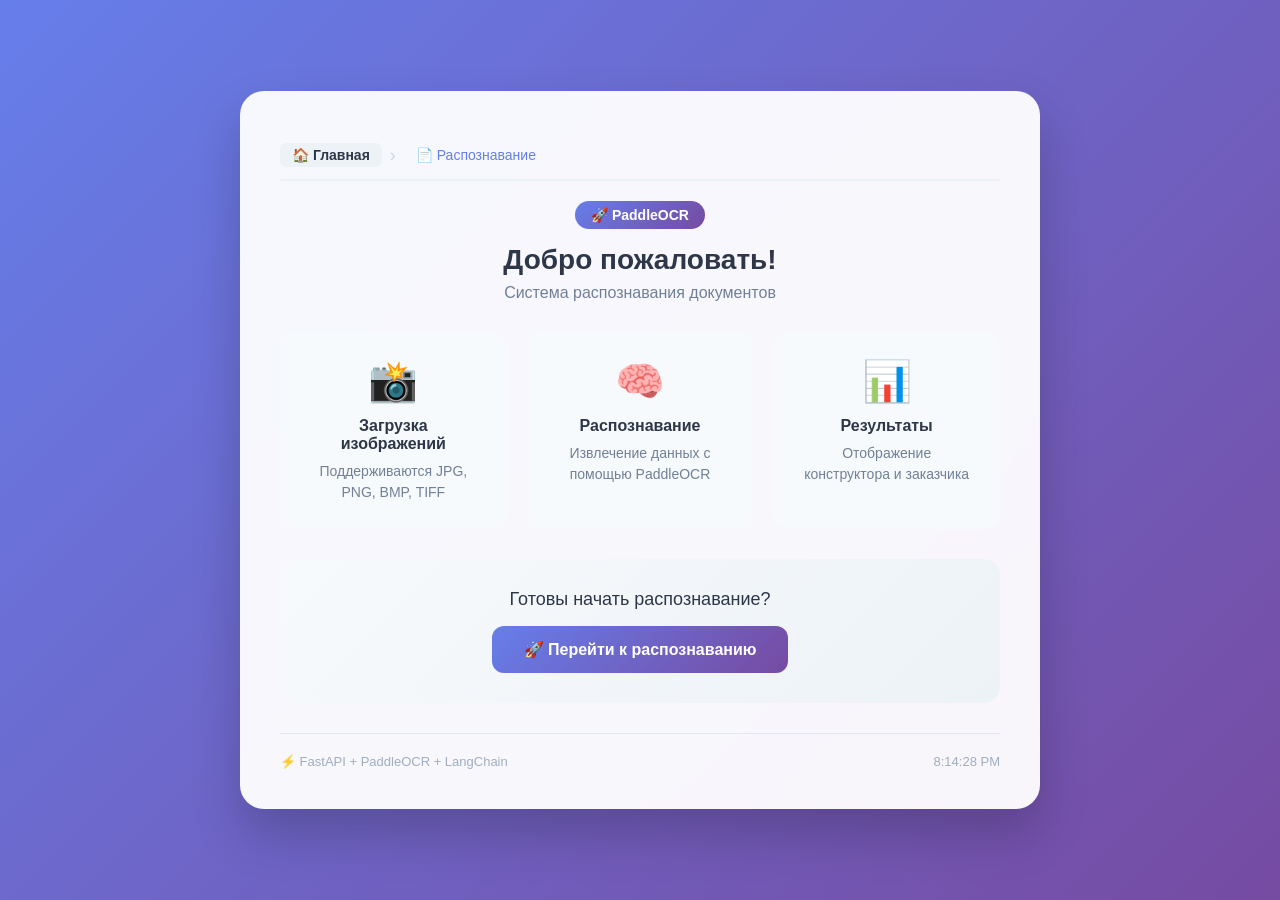
<file: static/index.html>
<!DOCTYPE html>
<html lang="ru">
<head>
    <meta charset="UTF-8">
    <meta name="viewport" content="width=device-width, initial-scale=1.0">
    <title>PaddleOCR - Главная</title>
    <link rel="stylesheet" href="/static/style.css">
</head>
<body>
    <div class="container">
        <div class="glass-card">
            <!-- Навигация -->
            <nav class="breadcrumb">
                <span class="breadcrumb-item active">🏠 Главная</span>
                <span class="breadcrumb-separator">›</span>
                <a href="/recognize" class="breadcrumb-item">📄 Распознавание</a>
            </nav>

            <!-- Заголовок -->
            <div class="header">
                <div class="badge">🚀 PaddleOCR</div>
                <h1>Добро пожаловать!</h1>
                <p class="subtitle">Система распознавания документов</p>
            </div>

            <!-- Контент -->
            <div class="content">
                <div class="feature-grid">
                    <div class="feature-card">
                        <div class="feature-icon">📸</div>
                        <h3>Загрузка изображений</h3>
                        <p>Поддерживаются JPG, PNG, BMP, TIFF</p>
                    </div>
                    
                    <div class="feature-card">
                        <div class="feature-icon">🧠</div>
                        <h3>Распознавание</h3>
                        <p>Извлечение данных с помощью PaddleOCR</p>
                    </div>
                    
                    <div class="feature-card">
                        <div class="feature-icon">📊</div>
                        <h3>Результаты</h3>
                        <p>Отображение конструктора и заказчика</p>
                    </div>
                </div>

                <div class="cta-section">
                    <p>Готовы начать распознавание?</p>
                    <a href="/recognize" class="btn-primary-link">
                        <span>🚀</span> Перейти к распознаванию
                    </a>
                </div>
            </div>

            <!-- Футер -->
            <div class="footer">
                <span>⚡ FastAPI + PaddleOCR + LangChain</span>
                <span id="timestamp"></span>
            </div>
        </div>
    </div>

    <script src="/static/script.js"></script>
</body>
</html>
</file>
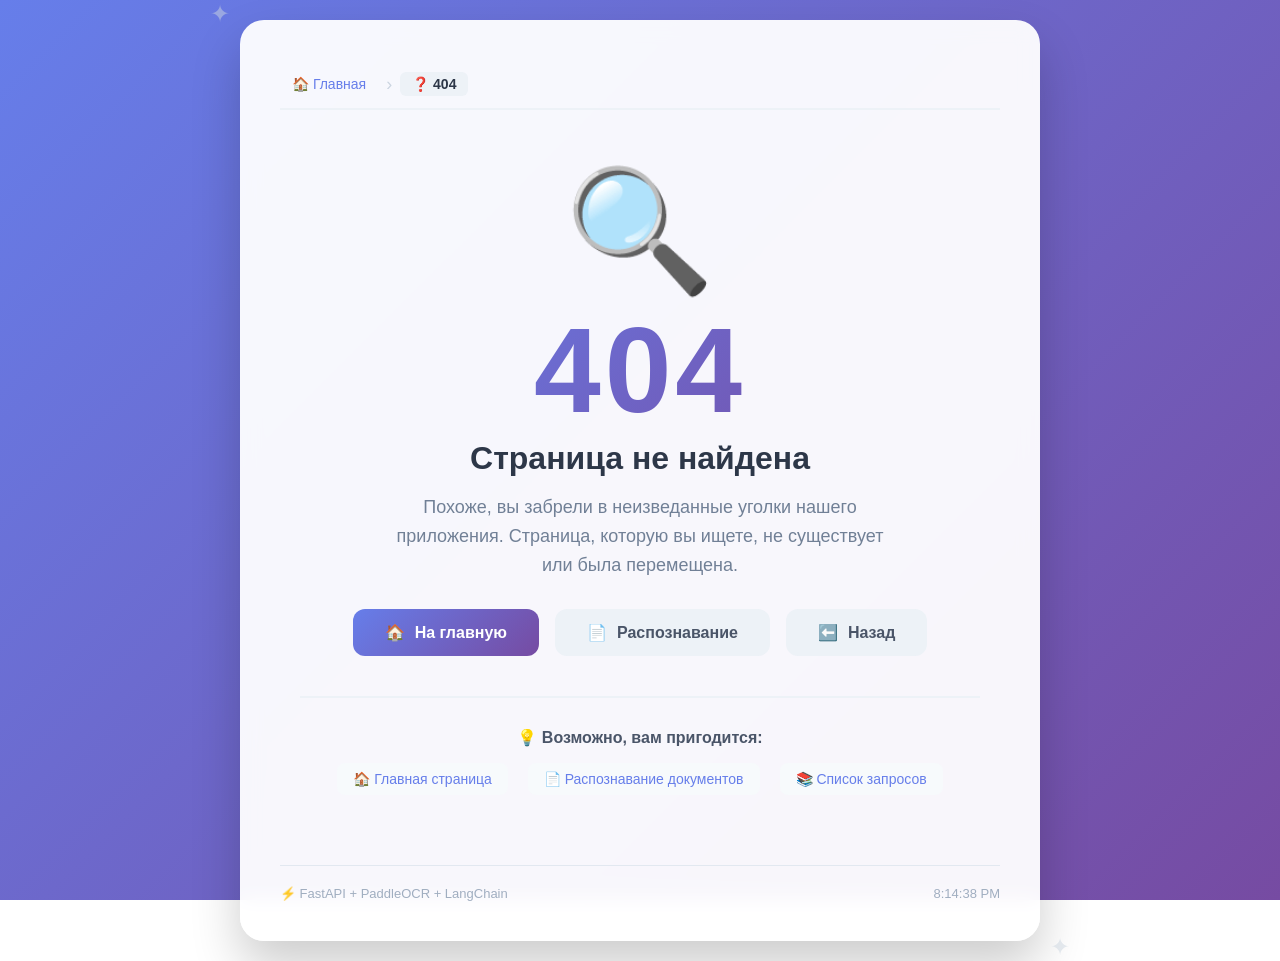
<file: static/error404.html>
<!DOCTYPE html>
<html lang="ru">
<head>
    <meta charset="UTF-8">
    <meta name="viewport" content="width=device-width, initial-scale=1.0">
    <title>404 - Страница не найдена</title>
    <link rel="stylesheet" href="/static/style.css">
    <style>
        /* Дополнительные стили для 404 страницы */
        .error-404-container {
            text-align: center;
            padding: 40px 20px;
        }

        .error-404-icon {
            font-size: 120px;
            line-height: 1;
            margin-bottom: 20px;
            animation: float 3s ease-in-out infinite;
        }

        @keyframes float {
            0%, 100% {
                transform: translateY(0px);
            }
            50% {
                transform: translateY(-20px);
            }
        }

        .error-404-code {
            font-size: 120px;
            font-weight: 800;
            background: linear-gradient(135deg, #667eea 0%, #764ba2 100%);
            -webkit-background-clip: text;
            -webkit-text-fill-color: transparent;
            background-clip: text;
            line-height: 1;
            margin-bottom: 10px;
            letter-spacing: 4px;
        }

        .error-404-title {
            font-size: 32px;
            color: #2d3748;
            margin-bottom: 16px;
            font-weight: 700;
        }

        .error-404-description {
            font-size: 18px;
            color: #718096;
            max-width: 500px;
            margin: 0 auto 30px;
            line-height: 1.6;
        }

        .error-404-actions {
            display: flex;
            gap: 16px;
            justify-content: center;
            flex-wrap: wrap;
        }

        .btn-404-primary {
            display: inline-flex;
            align-items: center;
            gap: 10px;
            padding: 14px 32px;
            background: linear-gradient(135deg, #667eea 0%, #764ba2 100%);
            color: white;
            text-decoration: none;
            border-radius: 12px;
            font-size: 16px;
            font-weight: 600;
            transition: all 0.3s ease;
            border: none;
            cursor: pointer;
        }

        .btn-404-primary:hover {
            transform: translateY(-3px);
            box-shadow: 0 10px 30px rgba(102, 126, 234, 0.4);
        }

        .btn-404-secondary {
            display: inline-flex;
            align-items: center;
            gap: 10px;
            padding: 14px 32px;
            background: #edf2f7;
            color: #4a5568;
            text-decoration: none;
            border-radius: 12px;
            font-size: 16px;
            font-weight: 600;
            transition: all 0.3s ease;
            border: none;
            cursor: pointer;
        }

        .btn-404-secondary:hover {
            background: #e2e8f0;
            transform: translateY(-3px);
        }

        .error-404-suggestions {
            margin-top: 40px;
            padding-top: 30px;
            border-top: 2px solid #edf2f7;
        }

        .error-404-suggestions h3 {
            color: #4a5568;
            font-size: 16px;
            margin-bottom: 16px;
            font-weight: 600;
        }

        .suggestion-links {
            display: flex;
            gap: 20px;
            justify-content: center;
            flex-wrap: wrap;
        }

        .suggestion-link {
            color: #667eea;
            text-decoration: none;
            font-size: 14px;
            font-weight: 500;
            padding: 8px 16px;
            border-radius: 8px;
            transition: all 0.2s ease;
            background: #f7fafc;
        }

        .suggestion-link:hover {
            background: #ebf0ff;
            transform: translateY(-2px);
        }

        .error-404-decorations {
            position: relative;
        }

        .error-404-decorations::before {
            content: '✦';
            position: absolute;
            top: -20px;
            left: -30px;
            font-size: 24px;
            color: #cbd5e0;
            opacity: 0.5;
        }

        .error-404-decorations::after {
            content: '✦';
            position: absolute;
            bottom: -20px;
            right: -30px;
            font-size: 24px;
            color: #cbd5e0;
            opacity: 0.5;
        }

        @media (max-width: 600px) {
            .error-404-code {
                font-size: 80px;
            }

            .error-404-icon {
                font-size: 80px;
            }

            .error-404-title {
                font-size: 24px;
            }

            .error-404-description {
                font-size: 16px;
                padding: 0 10px;
            }

            .error-404-actions {
                flex-direction: column;
                align-items: center;
            }

            .btn-404-primary,
            .btn-404-secondary {
                width: 100%;
                justify-content: center;
            }

            .suggestion-links {
                flex-direction: column;
                align-items: center;
                gap: 10px;
            }

            .suggestion-link {
                width: 100%;
                text-align: center;
            }
        }

        /* Адаптация под тёмную тему */
        @media (prefers-color-scheme: dark) {
            .error-404-title {
                color: #e2e8f0;
            }

            .error-404-description {
                color: #a0aec0;
            }

            .btn-404-secondary {
                background: #2d3748;
                color: #e2e8f0;
            }

            .btn-404-secondary:hover {
                background: #4a5568;
            }

            .suggestion-link {
                background: #2d3748;
                color: #90cdf4;
            }

            .suggestion-link:hover {
                background: #4a5568;
            }

            .error-404-suggestions {
                border-top-color: #2d3748;
            }

            .error-404-suggestions h3 {
                color: #a0aec0;
            }
        }
    </style>
</head>
<body>
    <div class="container">
        <div class="glass-card error-404-decorations">
            <!-- Навигация -->
            <nav class="breadcrumb">
                <a href="/" class="breadcrumb-item">🏠 Главная</a>
                <span class="breadcrumb-separator">›</span>
                <span class="breadcrumb-item active">❓ 404</span>
            </nav>

            <div class="error-404-container">
                <!-- Иконка -->
                <div class="error-404-icon">🔍</div>

                <!-- Код ошибки -->
                <div class="error-404-code">404</div>

                <!-- Заголовок -->
                <h1 class="error-404-title">Страница не найдена</h1>

                <!-- Описание -->
                <p class="error-404-description">
                    Похоже, вы забрели в неизведанные уголки нашего приложения.
                    Страница, которую вы ищете, не существует или была перемещена.
                </p>

                <!-- Действия -->
                <div class="error-404-actions">
                    <a href="/" class="btn-404-primary">
                        <span>🏠</span> На главную
                    </a>
                    <a href="/recognize" class="btn-404-secondary">
                        <span>📄</span> Распознавание
                    </a>
                    <button class="btn-404-secondary" onclick="history.back()">
                        <span>⬅️</span> Назад
                    </button>
                </div>

                <!-- Предложения -->
                <div class="error-404-suggestions">
                    <h3>💡 Возможно, вам пригодится:</h3>
                    <div class="suggestion-links">
                        <a href="/" class="suggestion-link">🏠 Главная страница</a>
                        <a href="/recognize" class="suggestion-link">📄 Распознавание документов</a>
                        <a href="/docs" class="suggestion-link">📚 Список запросов</a>
                    </div>
                </div>
            </div>

            <!-- Футер -->
            <div class="footer">
                <span>⚡ FastAPI + PaddleOCR + LangChain</span>
                <span id="timestamp"></span>
            </div>
        </div>
    </div>

    <script>
        // Обновляем время
        function updateTimestamp() {
            const timestamp = document.getElementById('timestamp');
            if (timestamp) {
                timestamp.textContent = new Date().toLocaleTimeString();
            }
        }
        updateTimestamp();
        setInterval(updateTimestamp, 10000);

        // Обработка кликов по хлебным крошкам
        document.querySelectorAll('.breadcrumb-item:not(.active)').forEach(item => {
            item.addEventListener('click', function(e) {
                e.preventDefault();
                const href = this.getAttribute('href');
                if (href) {
                    window.location.href = href;
                }
            });
        });
    </script>
</body>
</html>
</file>
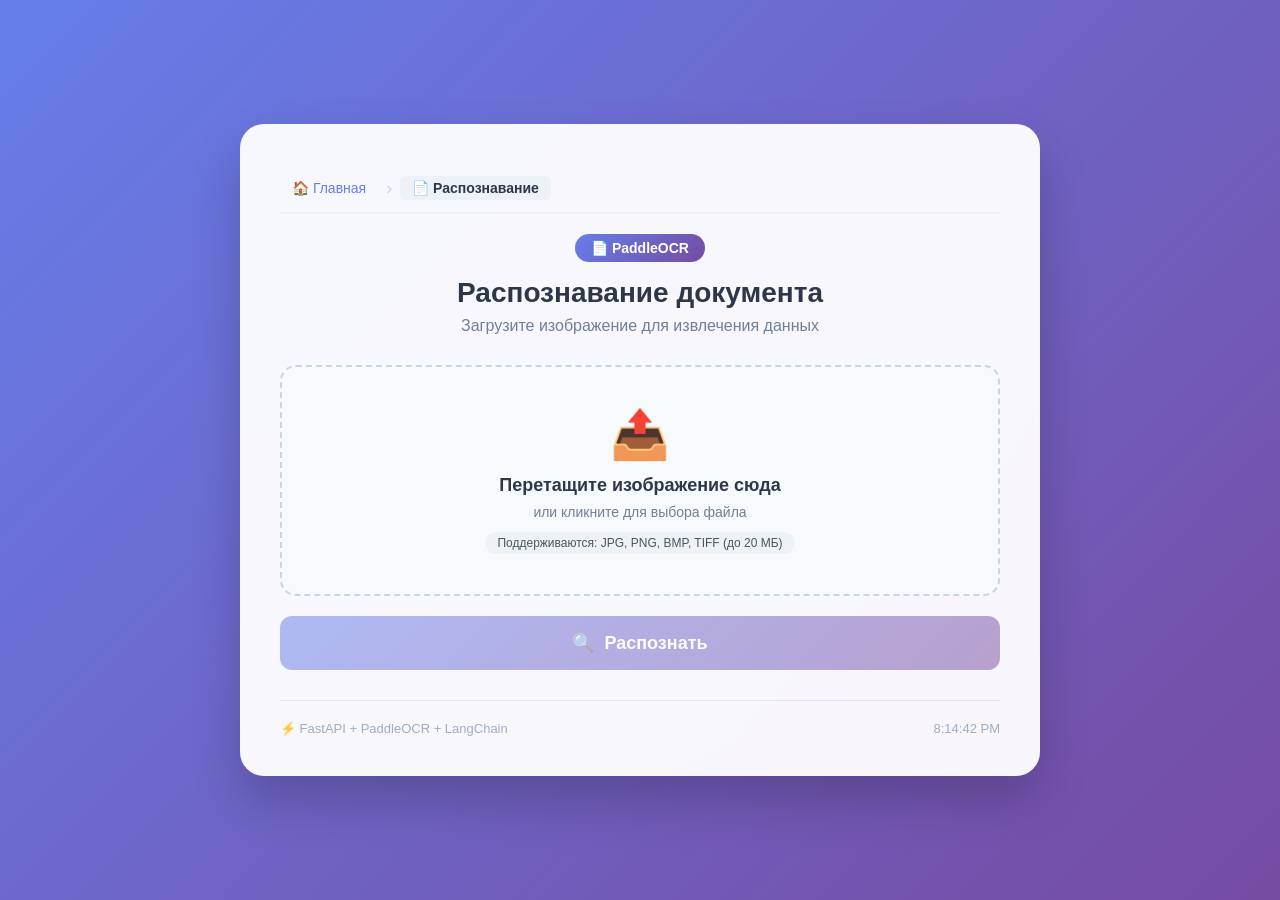
<file: static/recognize.html>
<!DOCTYPE html>
<html lang="ru">
<head>
    <meta charset="UTF-8">
    <meta name="viewport" content="width=device-width, initial-scale=1.0">
    <title>PaddleOCR - Распознавание</title>
    <link rel="stylesheet" href="/static/style.css">
    <style>
        /* Дополнительные стили для времени выполнения */
        .processing-time {
            display: none;
            text-align: center;
            padding: 12px;
            background: #ebf8ff;
            border-radius: 10px;
            margin-top: 16px;
            color: #2b6cb0;
            font-weight: 500;
            font-size: 14px;
            border: 1px solid #bee3f8;
        }
        
        .processing-time.active {
            display: block;
            animation: slideDown 0.3s ease;
        }
        
        .processing-time .time-value {
            font-weight: 700;
            color: #2c5282;
        }
        
        .processing-time .spinner-small {
            display: inline-block;
            width: 16px;
            height: 16px;
            border: 2px solid #bee3f8;
            border-top: 2px solid #2b6cb0;
            border-radius: 50%;
            animation: spin 0.8s linear infinite;
            vertical-align: middle;
            margin-right: 8px;
        }
        
        /* Стили для размера файла */
        .file-size.over-limit {
            color: #dc3545 !important;
            background: #fed7d7 !important;
            font-weight: 700;
        }
        
        .file-size.under-limit {
            color: #48bb78 !important;
            background: #e6fffa !important;
        }
        
        /* Анимация для результатов */
        @keyframes fadeInResult {
            from {
                opacity: 0;
                transform: translateY(20px) scale(0.95);
            }
            to {
                opacity: 1;
                transform: translateY(0) scale(1);
            }
        }
        
        .result-item {
            animation: fadeInResult 0.5s ease forwards;
            opacity: 0;
        }
        
        .result-item:nth-child(1) { animation-delay: 0.1s; }
        .result-item:nth-child(2) { animation-delay: 0.2s; }
        
        /* Статус выполнения */
        .status-processing {
            background: #bee3f8 !important;
            color: #2b6cb0 !important;
        }
        
        /* Улучшенный вид ошибки */
        .error-area {
            animation: shake 0.5s ease;
        }
        
        /* Таймер выполнения */
        .timer-display {
            font-size: 13px;
            color: #4a5568;
            margin-top: 8px;
        }
    </style>
</head>
<body>
    <div class="container">
        <div class="glass-card">
            <!-- Навигация -->
            <nav class="breadcrumb">
                <a href="/" class="breadcrumb-item">🏠 Главная</a>
                <span class="breadcrumb-separator">›</span>
                <span class="breadcrumb-item active">📄 Распознавание</span>
            </nav>

            <!-- Заголовок -->
            <div class="header">
                <div class="badge">📄 PaddleOCR</div>
                <h1>Распознавание документа</h1>
                <p class="subtitle">Загрузите изображение для извлечения данных</p>
            </div>

            <!-- Область загрузки -->
            <div class="upload-area" id="uploadArea">
                <div class="upload-content">
                    <div class="upload-icon">📤</div>
                    <h3>Перетащите изображение сюда</h3>
                    <p>или кликните для выбора файла</p>
                    <span class="file-info">Поддерживаются: JPG, PNG, BMP, TIFF (до 20 МБ)</span>
                </div>
                <input type="file" id="fileInput" accept="image/*" hidden>
            </div>

            <!-- Информация о файле -->
            <div class="file-info-area" id="fileInfo" style="display: none;">
                <div class="file-details">
                    <span class="file-name" id="fileName">image.jpg</span>
                    <span class="file-size under-limit" id="fileSize">2.5 МБ</span>
                </div>
                <button class="btn-remove" id="removeFile">✕</button>
            </div>

            <!-- Кнопка отправки -->
            <button class="btn-submit" id="submitBtn" disabled>
                <span>🔍</span> Распознать
            </button>

            <!-- Время выполнения -->
            <div class="processing-time" id="processingTime">
                <span class="spinner-small"></span>
                Выполняется запрос... <span class="time-value" id="elapsedTime">0.0</span> с
            </div>

            <!-- Результаты -->
            <div class="results-area" id="resultsArea" style="display: none;">
                <div class="results-header">
                    <span class="results-title">📊 Результаты распознавания</span>
                    <span class="status-badge" id="statusBadge">Успешно</span>
                </div>

                <div class="result-item">
                    <div class="result-label">👷 Конструктор</div>
                    <div class="result-value" id="constructorName">—</div>
                </div>

                <div class="result-item">
                    <div class="result-label">👤 Заказчик</div>
                    <div class="result-value" id="customerName">—</div>
                </div>

                <!-- Время выполнения результата -->
                <div class="timer-display" id="resultTime" style="display: none;">
                    ⏱️ Время обработки: <strong id="finalTime">0.0</strong> секунд
                </div>

                <div class="result-actions">
                    <button class="btn-clear" id="clearResults">Очистить</button>
                    <button class="btn-download" id="downloadResult">Скачать результат</button>
                </div>
            </div>

            <!-- Ошибки -->
            <div class="error-area" id="errorArea" style="display: none;">
                <div class="error-icon">⚠️</div>
                <div class="error-message" id="errorMessage">Ошибка обработки</div>
            </div>

            <!-- Футер -->
            <div class="footer">
                <span>⚡ FastAPI + PaddleOCR + LangChain</span>
                <span id="timestamp"></span>
            </div>
        </div>
    </div>

    <script src="/static/script.js"></script>
</body>
</html>
</file>
<file: static/style.css>
* {
    margin: 0;
    padding: 0;
    box-sizing: border-box;
}

body {
    font-family: -apple-system, BlinkMacSystemFont, 'Segoe UI', Roboto, Oxygen, Ubuntu, sans-serif;
    min-height: 100vh;
    display: flex;
    justify-content: center;
    align-items: center;
    background: linear-gradient(135deg, #667eea 0%, #764ba2 100%);
    background-attachment: fixed;
    padding: 20px;
}

.container {
    width: 100%;
    max-width: 800px;
}

.glass-card {
    background: rgba(255, 255, 255, 0.95);
    backdrop-filter: blur(10px);
    border-radius: 24px;
    padding: 40px;
    box-shadow: 0 25px 50px rgba(0, 0, 0, 0.2);
    transition: transform 0.3s ease;
}

.glass-card:hover {
    transform: translateY(-5px);
}

/* ===== НАВИГАЦИЯ / ХЛЕБНЫЕ КРОШКИ ===== */
.breadcrumb {
    display: flex;
    align-items: center;
    gap: 8px;
    padding: 12px 0;
    margin-bottom: 20px;
    border-bottom: 2px solid #edf2f7;
    flex-wrap: wrap;
}

.breadcrumb-item {
    font-size: 14px;
    color: #718096;
    text-decoration: none;
    padding: 4px 12px;
    border-radius: 6px;
    transition: all 0.2s ease;
}

.breadcrumb-item.active {
    color: #2d3748;
    font-weight: 600;
    background: #edf2f7;
}

.breadcrumb-item:not(.active) {
    color: #667eea;
    cursor: pointer;
}

.breadcrumb-item:not(.active):hover {
    background: #ebf0ff;
    color: #5a67d8;
}

.breadcrumb-separator {
    color: #cbd5e0;
    font-size: 18px;
    font-weight: 300;
}

/* ===== ОБЩИЕ СТИЛИ ===== */
.header {
    text-align: center;
    margin-bottom: 30px;
}

.badge {
    background: linear-gradient(135deg, #667eea 0%, #764ba2 100%);
    color: white;
    padding: 6px 16px;
    border-radius: 20px;
    font-size: 14px;
    font-weight: 600;
    display: inline-block;
    margin-bottom: 15px;
}

h1 {
    color: #2d3748;
    font-size: 28px;
    font-weight: 700;
    margin-bottom: 8px;
}

.subtitle {
    color: #718096;
    font-size: 16px;
}

/* ===== СТРАНИЦА ГЛАВНАЯ ===== */
.content {
    margin: 20px 0;
}

.feature-grid {
    display: grid;
    grid-template-columns: repeat(auto-fit, minmax(200px, 1fr));
    gap: 20px;
    margin: 30px 0;
}

.feature-card {
    background: #f7fafc;
    border-radius: 16px;
    padding: 24px;
    text-align: center;
    transition: all 0.3s ease;
    border: 2px solid transparent;
}

.feature-card:hover {
    border-color: #667eea;
    transform: translateY(-5px);
    box-shadow: 0 10px 25px rgba(102, 126, 234, 0.1);
}

.feature-icon {
    font-size: 40px;
    margin-bottom: 12px;
}

.feature-card h3 {
    color: #2d3748;
    font-size: 16px;
    margin-bottom: 8px;
}

.feature-card p {
    color: #718096;
    font-size: 14px;
    line-height: 1.5;
}

.cta-section {
    text-align: center;
    margin: 30px 0 10px;
    padding: 30px;
    background: linear-gradient(135deg, #f7fafc 0%, #edf2f7 100%);
    border-radius: 16px;
}

.cta-section p {
    color: #2d3748;
    font-size: 18px;
    margin-bottom: 16px;
}

.btn-primary-link {
    display: inline-block;
    padding: 14px 32px;
    background: linear-gradient(135deg, #667eea 0%, #764ba2 100%);
    color: white;
    text-decoration: none;
    border-radius: 12px;
    font-size: 16px;
    font-weight: 600;
    transition: all 0.3s ease;
}

.btn-primary-link:hover {
    transform: translateY(-2px);
    box-shadow: 0 10px 25px rgba(102, 126, 234, 0.4);
}

/* ===== СТРАНИЦА РАСПОЗНАВАНИЯ ===== */
.upload-area {
    border: 2px dashed #cbd5e0;
    border-radius: 16px;
    padding: 40px 20px;
    text-align: center;
    cursor: pointer;
    transition: all 0.3s ease;
    background: #f7fafc;
    position: relative;
}

.upload-area:hover {
    border-color: #667eea;
    background: #edf2f7;
}

.upload-area.dragover {
    border-color: #667eea;
    background: #ebf0ff;
    transform: scale(1.02);
}

.upload-area.has-file {
    border-color: #48bb78;
    background: #f0fff4;
}

.upload-content .upload-icon {
    font-size: 48px;
    margin-bottom: 12px;
}

.upload-content h3 {
    color: #2d3748;
    font-size: 18px;
    margin-bottom: 8px;
}

.upload-content p {
    color: #718096;
    font-size: 14px;
    margin-bottom: 12px;
}

.file-info {
    display: inline-block;
    background: #edf2f7;
    padding: 4px 12px;
    border-radius: 12px;
    font-size: 12px;
    color: #4a5568;
}

.preview-image {
    max-width: 100%;
    max-height: 200px;
    border-radius: 8px;
    margin-top: 12px;
    border: 2px solid #e2e8f0;
}

.file-info-area {
    display: flex;
    align-items: center;
    justify-content: space-between;
    background: #f0fff4;
    border: 1px solid #48bb78;
    border-radius: 12px;
    padding: 12px 16px;
    margin-top: 16px;
    animation: slideDown 0.3s ease;
}

.file-details {
    display: flex;
    align-items: center;
    gap: 16px;
}

.file-name {
    font-weight: 600;
    color: #2d3748;
}

.file-size {
    color: #48bb78;
    font-size: 14px;
    background: #e6fffa;
    padding: 2px 10px;
    border-radius: 12px;
}

.btn-remove {
    background: none;
    border: none;
    color: #fc8181;
    font-size: 20px;
    cursor: pointer;
    transition: transform 0.2s;
    padding: 0 8px;
}

.btn-remove:hover {
    transform: scale(1.2);
}

.btn-submit {
    width: 100%;
    padding: 16px;
    margin-top: 20px;
    background: linear-gradient(135deg, #667eea 0%, #764ba2 100%);
    color: white;
    border: none;
    border-radius: 12px;
    font-size: 18px;
    font-weight: 600;
    cursor: pointer;
    transition: all 0.3s ease;
    display: flex;
    align-items: center;
    justify-content: center;
    gap: 10px;
}

.btn-submit:not(:disabled):hover {
    transform: translateY(-2px);
    box-shadow: 0 10px 25px rgba(102, 126, 234, 0.4);
}

.btn-submit:disabled {
    opacity: 0.5;
    cursor: not-allowed;
}

.btn-submit.loading {
    background: #a0aec0;
    cursor: wait;
}

.btn-submit.loading span {
    animation: spin 1s linear infinite;
}

@keyframes spin {
    to { transform: rotate(360deg); }
}

.results-area {
    margin-top: 24px;
    border-top: 2px solid #edf2f7;
    padding-top: 24px;
    animation: slideUp 0.5s ease;
}

.results-header {
    display: flex;
    justify-content: space-between;
    align-items: center;
    margin-bottom: 20px;
}

.results-title {
    font-size: 18px;
    font-weight: 600;
    color: #2d3748;
}

.status-badge {
    padding: 4px 14px;
    border-radius: 20px;
    font-size: 13px;
    font-weight: 600;
}

.status-badge.success {
    background: #c6f6d5;
    color: #22543d;
}

.status-badge.error {
    background: #fed7d7;
    color: #9b2c2c;
}

.status-badge.warning {
    background: #feebc8;
    color: #7c2d12;
}

.result-item {
    background: #f7fafc;
    border-radius: 12px;
    padding: 16px 20px;
    margin-bottom: 12px;
    transition: all 0.3s ease;
}

.result-item:hover {
    background: #edf2f7;
}

.result-label {
    font-size: 13px;
    color: #718096;
    font-weight: 600;
    margin-bottom: 4px;
    text-transform: uppercase;
    letter-spacing: 0.5px;
}

.result-value {
    font-size: 18px;
    color: #2d3748;
    font-weight: 500;
}

.result-value.empty {
    color: #a0aec0;
    font-style: italic;
}

.result-actions {
    display: flex;
    gap: 12px;
    margin-top: 16px;
}

.btn-clear,
.btn-download {
    flex: 1;
    padding: 10px;
    border: none;
    border-radius: 10px;
    font-size: 14px;
    font-weight: 600;
    cursor: pointer;
    transition: all 0.2s ease;
}

.btn-clear {
    background: #edf2f7;
    color: #4a5568;
}

.btn-clear:hover {
    background: #e2e8f0;
}

.btn-download {
    background: #667eea;
    color: white;
}

.btn-download:hover {
    background: #5a67d8;
    transform: translateY(-2px);
}

.error-area {
    margin-top: 16px;
    padding: 16px;
    background: #fff5f5;
    border: 1px solid #fc8181;
    border-radius: 12px;
    display: flex;
    align-items: center;
    gap: 12px;
    animation: shake 0.5s ease;
}

.error-icon {
    font-size: 24px;
}

.error-message {
    color: #9b2c2c;
    font-weight: 500;
}

/* ===== ФУТЕР ===== */
.footer {
    margin-top: 30px;
    padding-top: 20px;
    border-top: 1px solid #e2e8f0;
    display: flex;
    justify-content: space-between;
    color: #a0aec0;
    font-size: 13px;
}

/* ===== АНИМАЦИИ ===== */
@keyframes slideDown {
    from {
        opacity: 0;
        transform: translateY(-10px);
    }
    to {
        opacity: 1;
        transform: translateY(0);
    }
}

@keyframes slideUp {
    from {
        opacity: 0;
        transform: translateY(20px);
    }
    to {
        opacity: 1;
        transform: translateY(0);
    }
}

@keyframes shake {
    0%, 100% { transform: translateX(0); }
    25% { transform: translateX(-5px); }
    75% { transform: translateX(5px); }
}

/* ===== АДАПТИВ ===== */
@media (max-width: 600px) {
    .glass-card {
        padding: 24px;
    }
    
    h1 {
        font-size: 22px;
    }
    
    .upload-area {
        padding: 30px 15px;
    }
    
    .result-actions {
        flex-direction: column;
    }
    
    .footer {
        flex-direction: column;
        align-items: center;
        gap: 8px;
    }
    
    .feature-grid {
        grid-template-columns: 1fr;
    }
    
    .breadcrumb {
        font-size: 12px;
    }
    
    .breadcrumb-item {
        padding: 2px 8px;
    }
}
</file>
